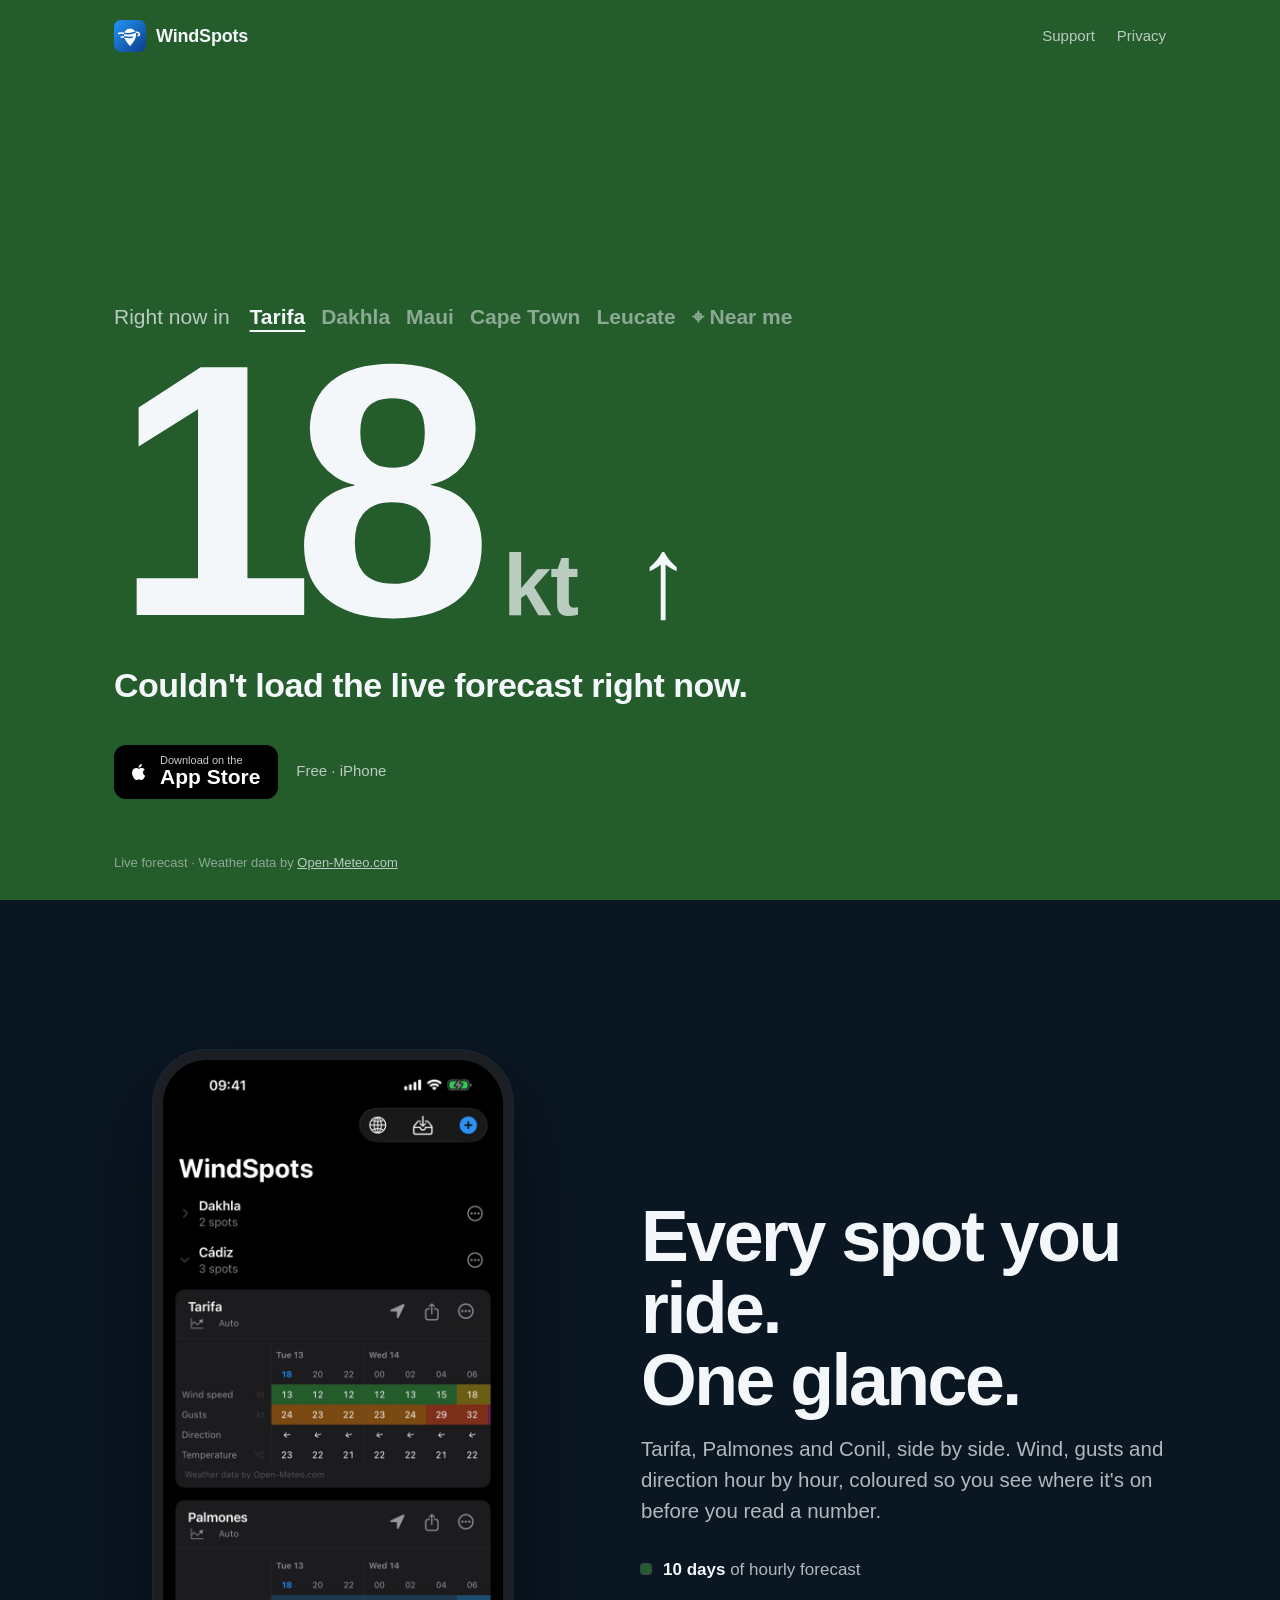
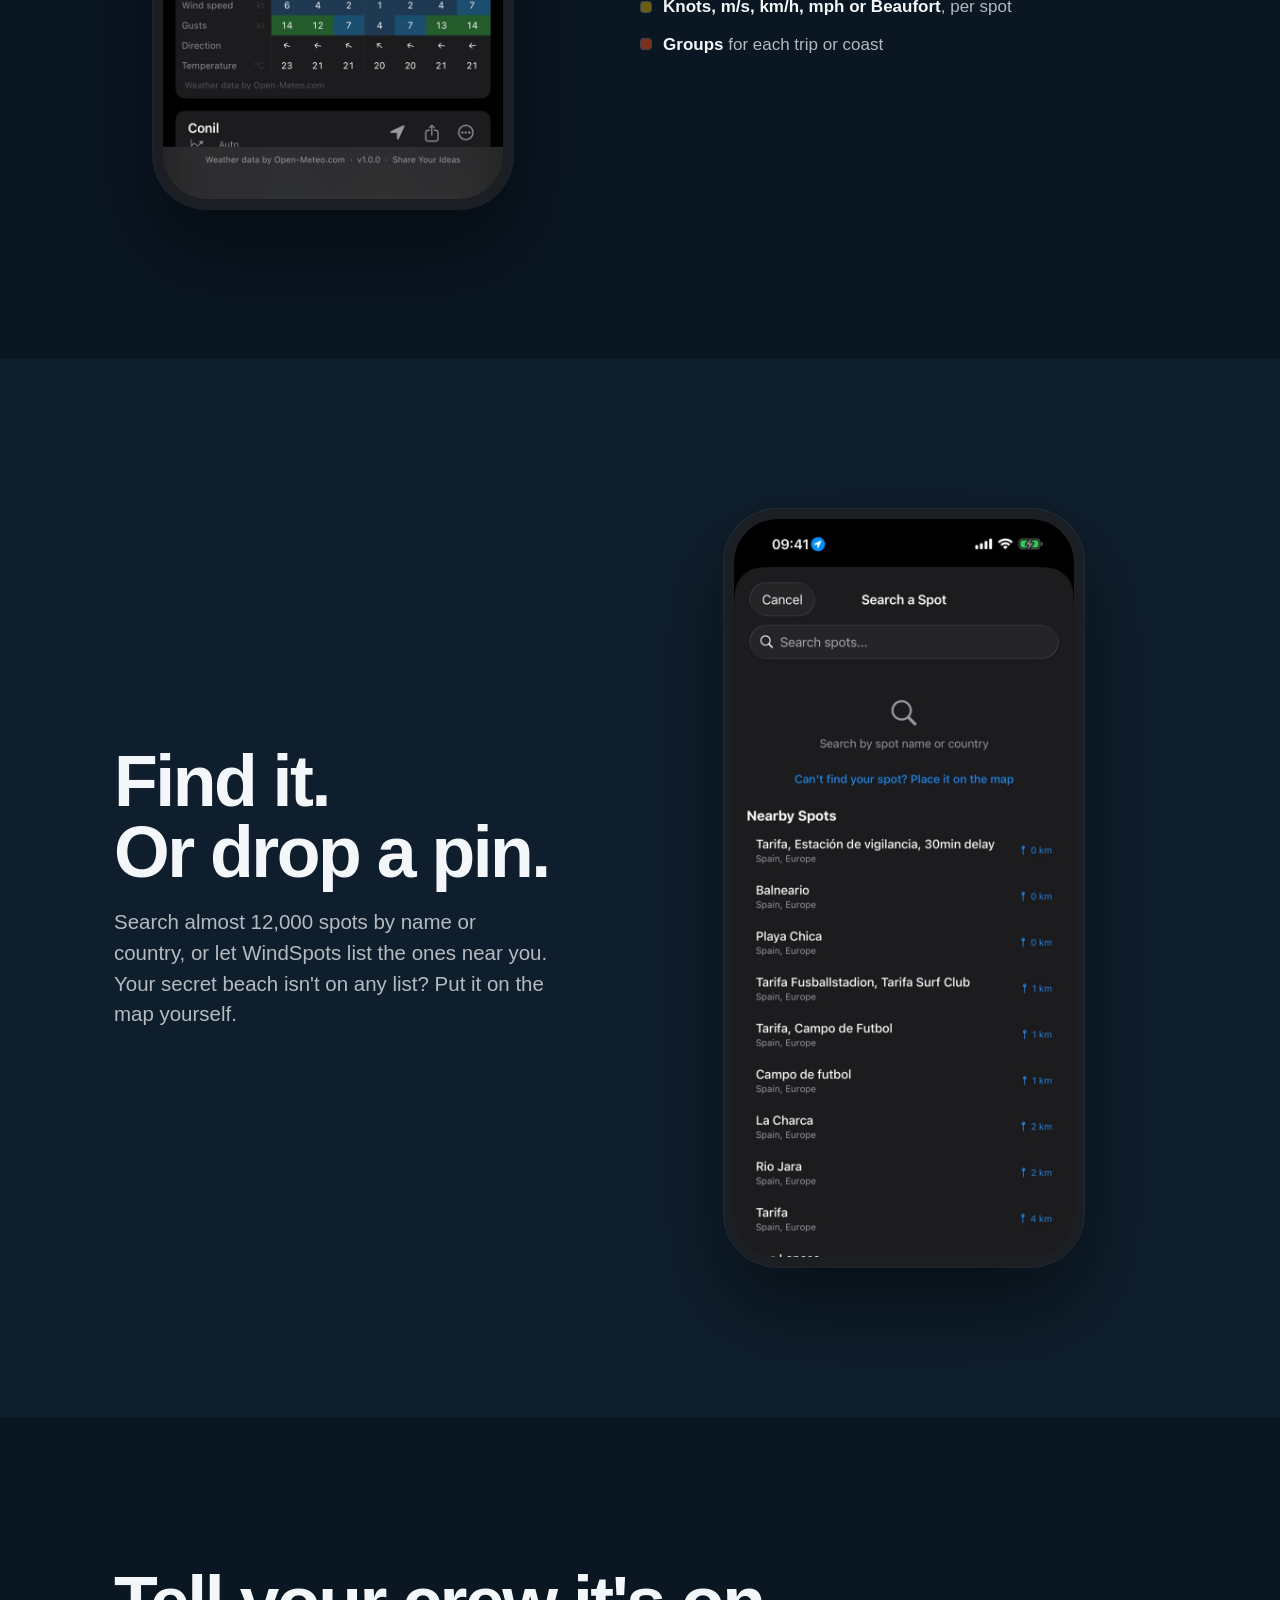
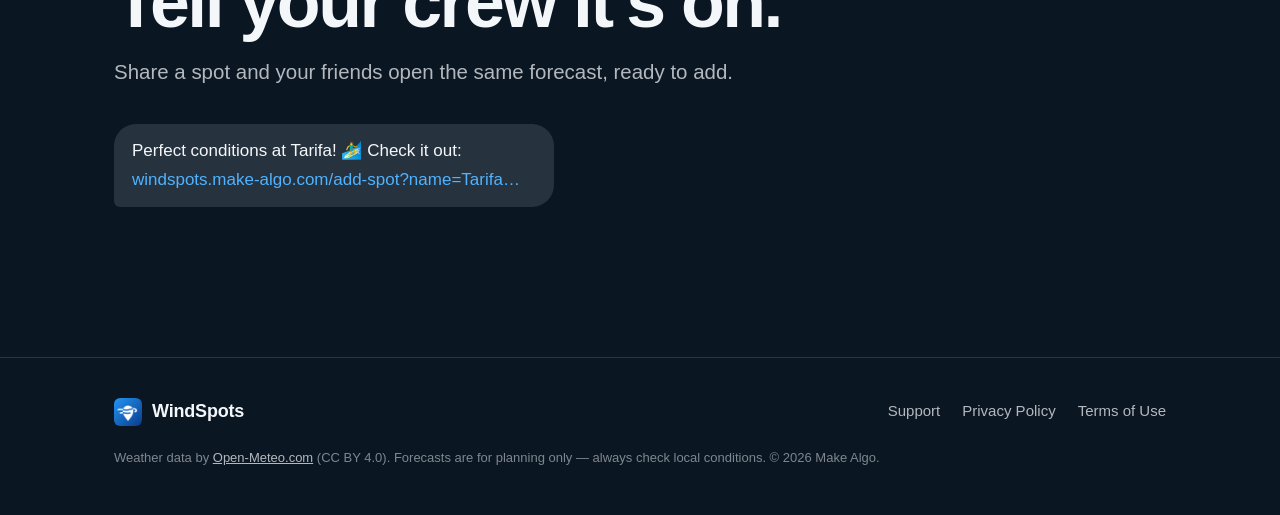
<file: docs/index.html>
<!DOCTYPE html>
<html lang="en">
<head>
    <meta charset="UTF-8">
    <meta name="apple-itunes-app" content="app-id=6822319406">
    <meta name="viewport" content="width=device-width, initial-scale=1.0">
    <title>WindSpots — Is it blowing?</title>
    <meta name="description" content="WindSpots shows the wind at all your spots at a glance: hourly wind, gusts and direction for every spot you ride.">
    <meta property="og:title" content="WindSpots — Is it blowing?">
    <meta property="og:description" content="Hourly wind, gusts and direction for every spot you ride. One glance, every morning.">
    <meta property="og:image" content="https://windspots.make-algo.com/img/icon.png">
    <link rel="icon" href="favicon.png">
    <link rel="apple-touch-icon" href="img/icon.png">
    <link rel="stylesheet" href="site.css">
</head>
<body class="landing">
    <header class="topbar">
        <a class="brand" href="/">
            <img src="img/icon.png" alt="" width="32" height="32">
            <span>WindSpots</span>
        </a>
        <nav class="toplinks" aria-label="Site">
            <a href="SUPPORT.html">Support</a>
            <a href="PRIVACY.html">Privacy</a>
        </nav>
    </header>

    <main>
        <!-- The hero is a live forecast: the page is the product. -->
        <section class="now" id="now" data-intensity="moderate" aria-labelledby="now-title">
            <div class="wrap">
                <p class="now-where">
                    <span class="now-label">Right now in</span>
                    <span class="spot-picker" role="group" aria-label="Choose a spot">
                        <button type="button" data-spot="tarifa" aria-pressed="true">Tarifa</button>
                        <button type="button" data-spot="dakhla" aria-pressed="false">Dakhla</button>
                        <button type="button" data-spot="maui" aria-pressed="false">Maui</button>
                        <button type="button" data-spot="capetown" aria-pressed="false">Cape Town</button>
                        <button type="button" data-spot="leucate" aria-pressed="false">Leucate</button>
                        <button type="button" data-spot="here" aria-pressed="false" class="here">Near me</button>
                    </span>
                </p>

                <h1 id="now-title" class="reading" aria-live="polite">
                    <span class="knots" id="knots">18</span><span class="unit">kt</span>
                    <span class="arrow" id="arrow" aria-hidden="true">↑</span>
                </h1>
                <p class="detail" id="detail">Gusts 25 kt, from the east.</p>
                <p class="outlook" id="outlook">Peaks at 28 kt tomorrow at 14:00.</p>

                <div class="cta">
                    <a class="store-badge" href="https://apps.apple.com/app/id6822319406" aria-label="Download on the App Store">
                        <svg viewBox="0 0 24 24" width="22" height="22" aria-hidden="true"><path fill="currentColor" d="M16.37 12.6c-.02-2.2 1.8-3.26 1.88-3.31-1.02-1.5-2.62-1.7-3.19-1.72-1.36-.14-2.65.8-3.34.8-.69 0-1.75-.78-2.88-.76-1.48.02-2.85.86-3.61 2.19-1.54 2.67-.39 6.62 1.11 8.79.73 1.06 1.6 2.25 2.75 2.2 1.1-.04 1.52-.71 2.85-.71 1.33 0 1.71.71 2.88.69 1.19-.02 1.94-1.08 2.67-2.14.84-1.23 1.19-2.42 1.21-2.48-.03-.01-2.32-.89-2.33-3.55zM14.18 6.12c.61-.74 1.02-1.76.91-2.78-.88.04-1.94.59-2.57 1.32-.56.65-1.06 1.69-.93 2.69.98.08 1.98-.5 2.59-1.23z"/></svg>
                        <span><small>Download on the</small>App Store</span>
                    </a>
                    <span class="cta-note">Free · iPhone</span>
                </div>
            </div>

            <!-- Next hours, in the same coloured cells the app uses. -->
            <div class="strip-wrap">
                <ol class="strip" id="strip" aria-label="Wind forecast for the next hours"></ol>
            </div>
            <p class="wrap source">Live forecast · Weather data by <a href="https://open-meteo.com">Open-Meteo.com</a></p>
        </section>

        <section class="feature" aria-labelledby="f1">
            <div class="wrap feature-grid">
                <figure class="phone">
                    <img src="img/app-home.jpg" width="720" height="1564" loading="lazy"
                         alt="WindSpots home screen: spots grouped as Dakhla and Cádiz, with hourly wind tables for Tarifa and Palmones">
                </figure>
                <div class="feature-copy">
                    <h2 id="f1">Every spot you ride.<br>One glance.</h2>
                    <p>Tarifa, Palmones and Conil, side by side. Wind, gusts and direction hour by hour, coloured so you see where it's on before you read a number.</p>
                    <ul class="facts">
                        <li><strong>10 days</strong> of hourly forecast</li>
                        <li><strong>Knots, m/s, km/h, mph or Beaufort</strong>, per spot</li>
                        <li><strong>Groups</strong> for each trip or coast</li>
                    </ul>
                </div>
            </div>
        </section>

        <section class="feature alt" aria-labelledby="f2">
            <div class="wrap feature-grid reverse">
                <figure class="phone">
                    <img src="img/app-search.jpg" width="720" height="1564" loading="lazy"
                         alt="Search screen listing nearby spots around Tarifa with their distance">
                </figure>
                <div class="feature-copy">
                    <h2 id="f2">Find it.<br>Or drop a pin.</h2>
                    <p>Search almost 12,000 spots by name or country, or let WindSpots list the ones near you. Your secret beach isn't on any list? Put it on the map yourself.</p>
                </div>
            </div>
        </section>

        <section class="feature" aria-labelledby="f3">
            <div class="wrap share">
                <h2 id="f3">Tell your crew it's on.</h2>
                <p>Share a spot and your friends open the same forecast, ready to add.</p>
                <div class="bubble" role="img" aria-label="Example message: Perfect conditions at Tarifa! Check it out, followed by a WindSpots link">
                    <p>Perfect conditions at Tarifa! 🏄‍♂️ Check it out:</p>
                    <p class="link">windspots.make-algo.com/add-spot?name=Tarifa…</p>
                </div>
            </div>
        </section>
    </main>

    <footer class="footer">
        <div class="wrap footer-row">
            <a class="brand" href="/">
                <img src="img/icon.png" alt="" width="28" height="28">
                <span>WindSpots</span>
            </a>
            <nav aria-label="Legal">
                <a href="SUPPORT.html">Support</a>
                <a href="PRIVACY.html">Privacy Policy</a>
                <a href="TERMS_OF_USE.html">Terms of Use</a>
            </nav>
        </div>
        <p class="wrap fine">Weather data by <a href="https://open-meteo.com">Open-Meteo.com</a> (CC BY 4.0). Forecasts are for planning only — always check local conditions. © 2026 Make Algo.</p>
    </footer>

    <script src="now.js"></script>
</body>
</html>
</file>
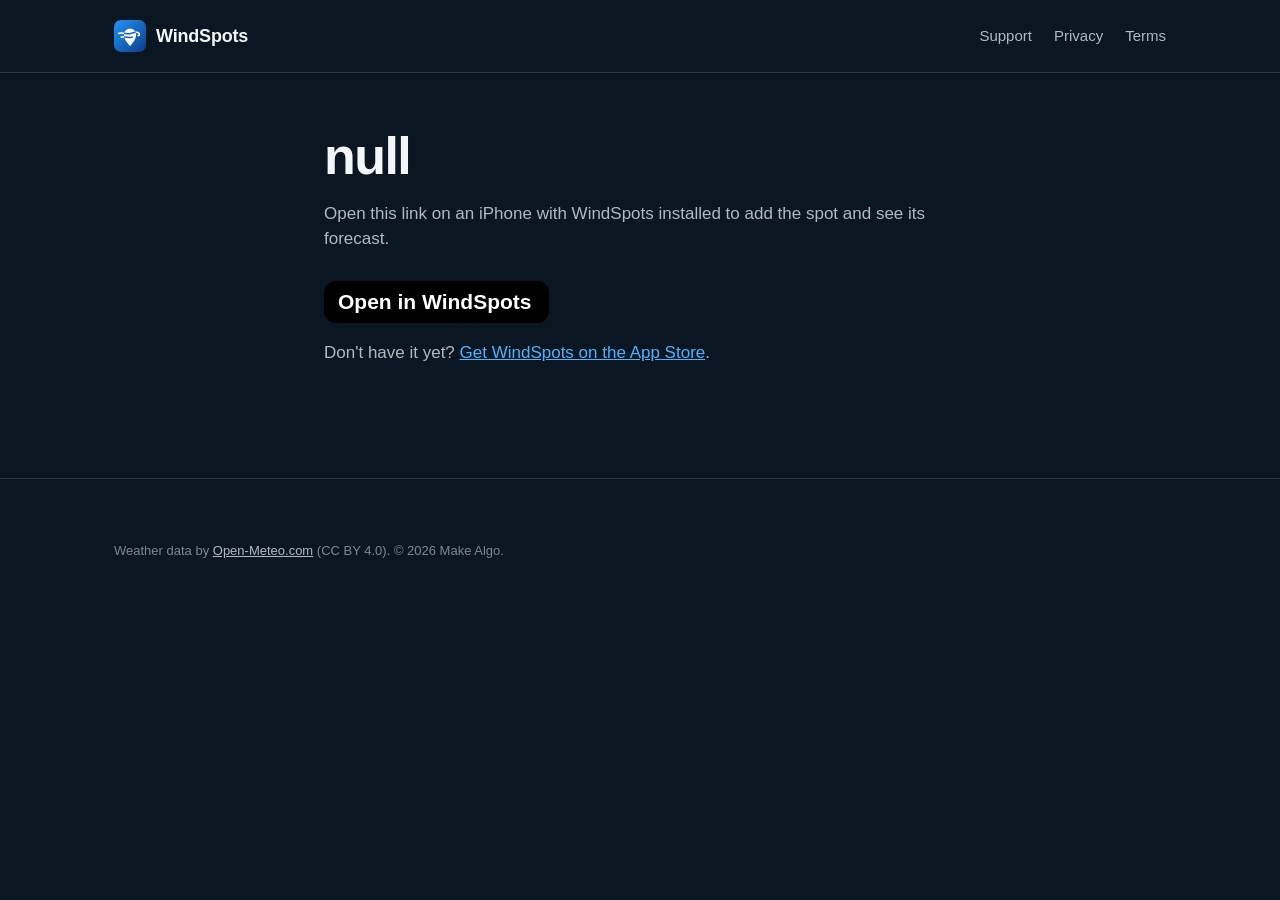
<file: docs/add-spot/index.html>
<!DOCTYPE html>
<html lang="en">
<head>
    <meta charset="UTF-8">
    <meta name="apple-itunes-app" content="app-id=6822319406">
    <meta name="viewport" content="width=device-width, initial-scale=1.0">
    <title>WindSpots - Shared spot</title>
    <link rel="icon" href="../favicon.png">
    <link rel="stylesheet" href="../site.css">
</head>
<body>
    <div class="doc-head">
        <header class="topbar">
            <a class="brand" href="/">
                <img src="../img/icon.png" alt="" width="32" height="32">
                <span>WindSpots</span>
            </a>
            <nav class="toplinks" aria-label="Site">
                <a href="../SUPPORT.html">Support</a>
                <a href="../PRIVACY.html">Privacy</a>
                <a href="../TERMS_OF_USE.html">Terms</a>
            </nav>
        </header>
    </div>

    <main class="doc">
        <h1 id="title">A spot was shared with you</h1>
        <p>Open this link on an iPhone with WindSpots installed to add the spot and see its forecast.</p>
        <p id="coords"></p>
        <p><a id="open" class="store-badge" href="#" style="text-decoration:none;margin-top:12px">Open in WindSpots</a></p>
        <p>Don't have it yet? <a href="https://apps.apple.com/app/id6822319406">Get WindSpots on the App Store</a>.</p>
    </main>

    <script>
        // Shared links look like /add-spot?name=…&lat=…&lon=…
        var params = new URLSearchParams(window.location.search);
        var name = params.get("name");
        var lat = params.get("lat");
        var lon = params.get("lon");
        if (name) {
            document.getElementById("title").textContent = name;
        }
        if (lat && lon) {
            document.getElementById("coords").textContent = lat + ", " + lon;
        }
        document.getElementById("open").href = "windspots://add-spot" + window.location.search;
    </script>

    <footer class="footer">
        <p class="wrap fine">Weather data by <a href="https://open-meteo.com">Open-Meteo.com</a> (CC BY 4.0). © 2026 Make Algo.</p>
    </footer>
</body>
</html>
</file>
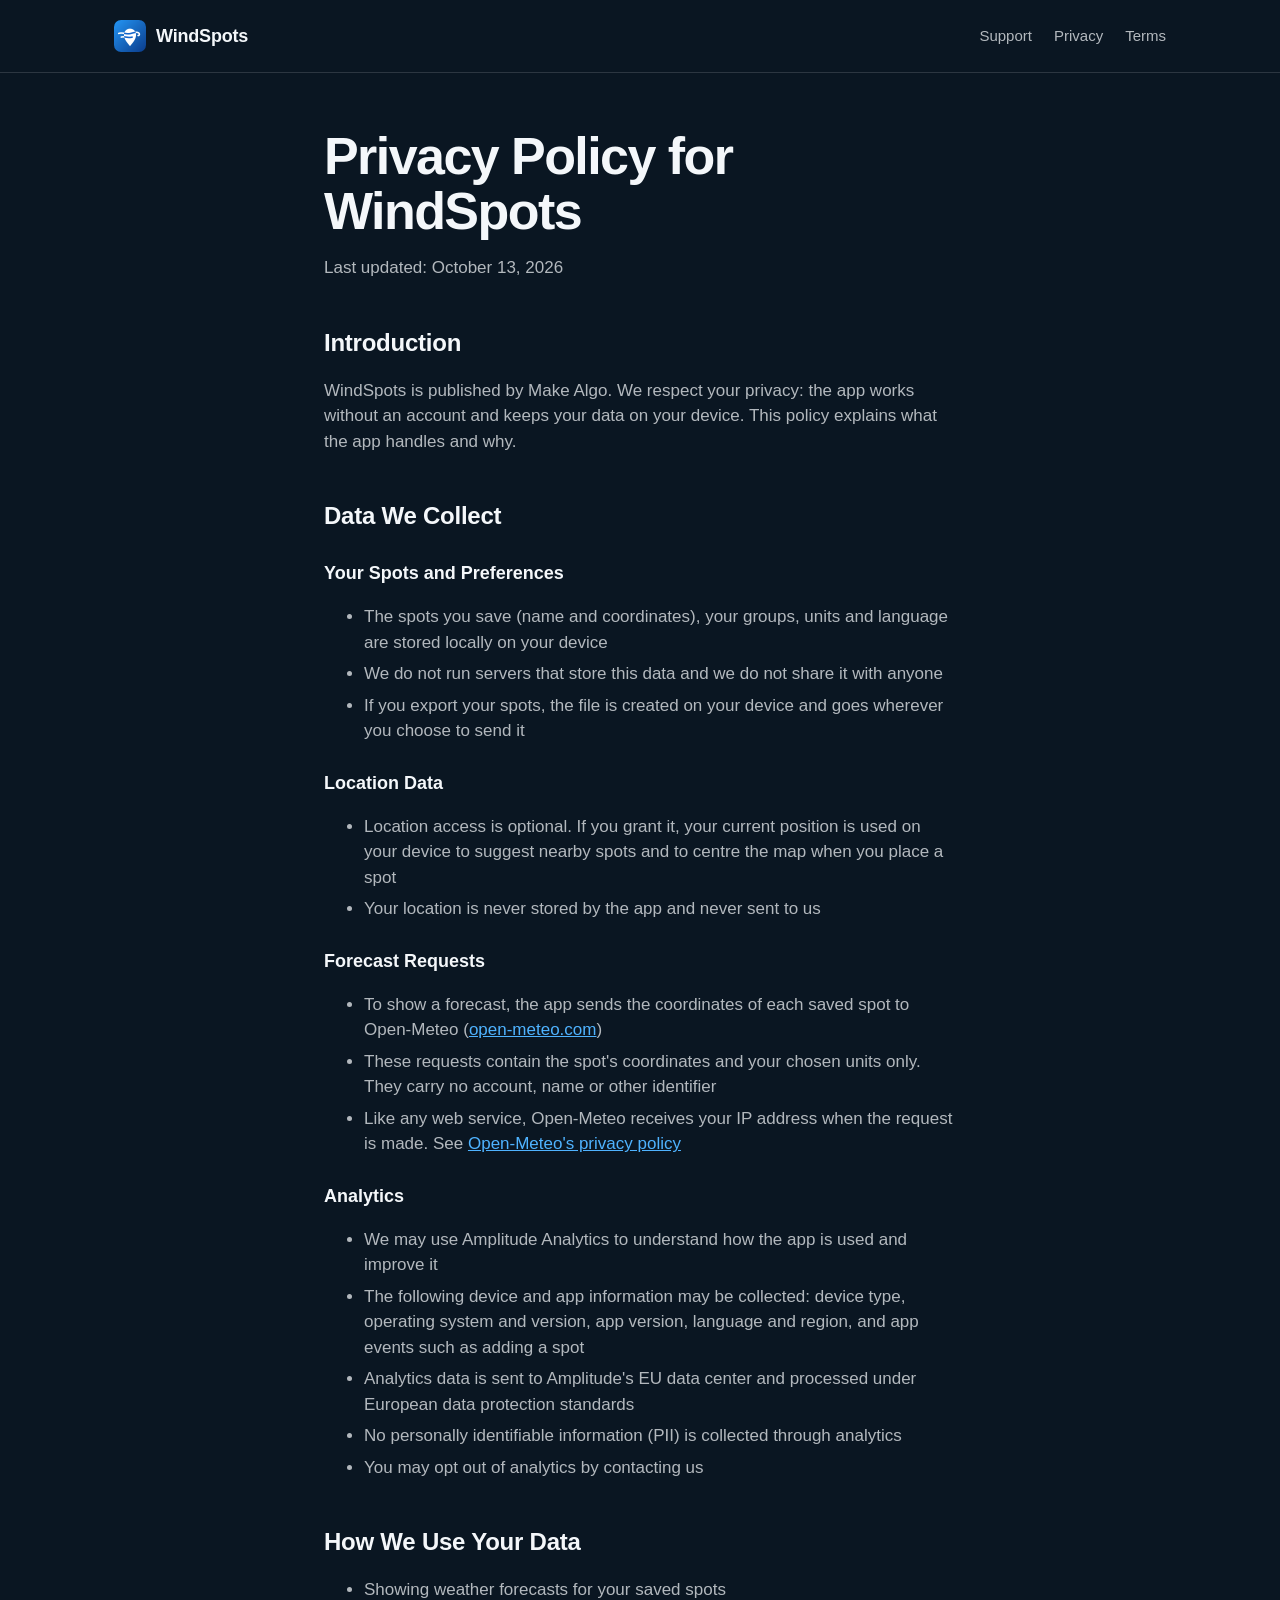
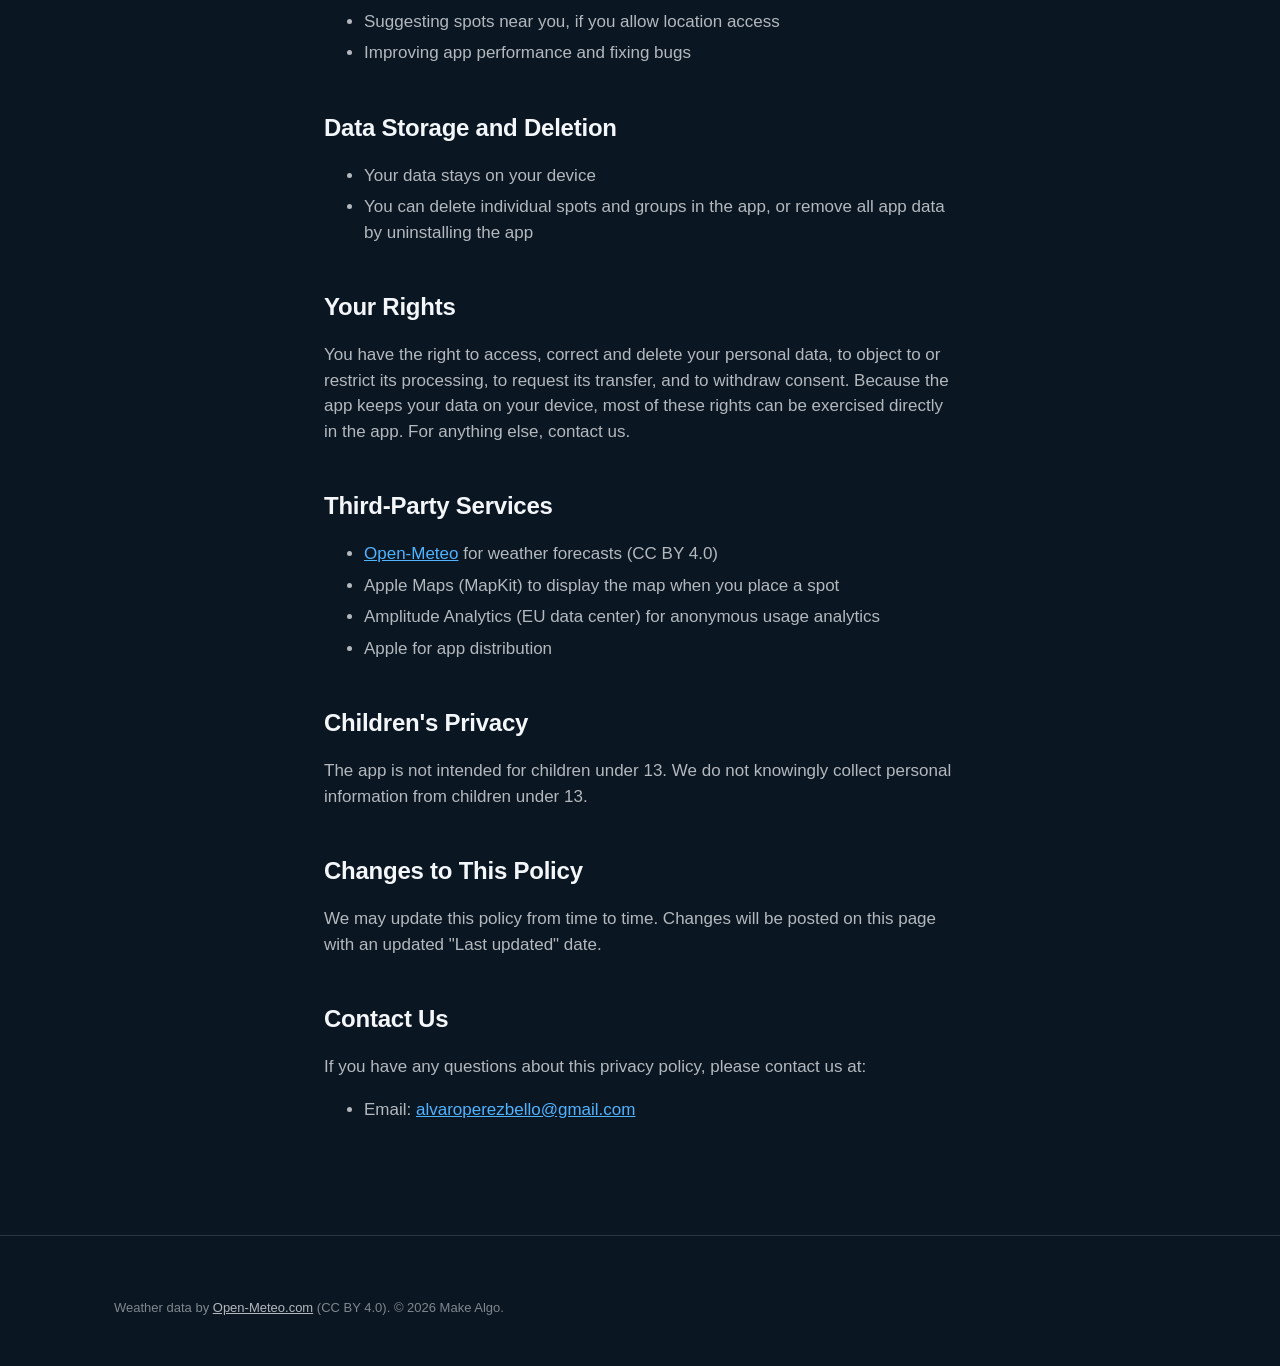
<file: docs/PRIVACY.html>
<!DOCTYPE html>
<html lang="en">
<head>
    <meta charset="UTF-8">
    <meta name="viewport" content="width=device-width, initial-scale=1.0">
    <title>WindSpots - Privacy Policy</title>
    <link rel="icon" href="favicon.png">
    <link rel="stylesheet" href="site.css">
</head>
<body>
    <div class="doc-head">
        <header class="topbar">
            <a class="brand" href="/">
                <img src="img/icon.png" alt="" width="32" height="32">
                <span>WindSpots</span>
            </a>
            <nav class="toplinks" aria-label="Site">
                <a href="SUPPORT.html">Support</a>
                <a href="PRIVACY.html">Privacy</a>
                <a href="TERMS_OF_USE.html">Terms</a>
            </nav>
        </header>
    </div>

    <main class="doc">
        <h1>Privacy Policy for WindSpots</h1>

        <p>Last updated: October 13, 2026</p>

        <h2>Introduction</h2>
        <p>WindSpots is published by Make Algo. We respect your privacy: the app works without an account and keeps your data on your device. This policy explains what the app handles and why.</p>

        <h2>Data We Collect</h2>
        <h3>Your Spots and Preferences</h3>
        <ul>
            <li>The spots you save (name and coordinates), your groups, units and language are stored locally on your device</li>
            <li>We do not run servers that store this data and we do not share it with anyone</li>
            <li>If you export your spots, the file is created on your device and goes wherever you choose to send it</li>
        </ul>

        <h3>Location Data</h3>
        <ul>
            <li>Location access is optional. If you grant it, your current position is used on your device to suggest nearby spots and to centre the map when you place a spot</li>
            <li>Your location is never stored by the app and never sent to us</li>
        </ul>

        <h3>Forecast Requests</h3>
        <ul>
            <li>To show a forecast, the app sends the coordinates of each saved spot to Open-Meteo (<a href="https://open-meteo.com">open-meteo.com</a>)</li>
            <li>These requests contain the spot's coordinates and your chosen units only. They carry no account, name or other identifier</li>
            <li>Like any web service, Open-Meteo receives your IP address when the request is made. See <a href="https://open-meteo.com/en/terms#privacy">Open-Meteo's privacy policy</a></li>
        </ul>

        <h3>Analytics</h3>
        <ul>
            <li>We may use Amplitude Analytics to understand how the app is used and improve it</li>
            <li>The following device and app information may be collected: device type, operating system and version, app version, language and region, and app events such as adding a spot</li>
            <li>Analytics data is sent to Amplitude's EU data center and processed under European data protection standards</li>
            <li>No personally identifiable information (PII) is collected through analytics</li>
            <li>You may opt out of analytics by contacting us</li>
        </ul>

        <h2>How We Use Your Data</h2>
        <ul>
            <li>Showing weather forecasts for your saved spots</li>
            <li>Suggesting spots near you, if you allow location access</li>
            <li>Improving app performance and fixing bugs</li>
        </ul>

        <h2>Data Storage and Deletion</h2>
        <ul>
            <li>Your data stays on your device</li>
            <li>You can delete individual spots and groups in the app, or remove all app data by uninstalling the app</li>
        </ul>

        <h2>Your Rights</h2>
        <p>You have the right to access, correct and delete your personal data, to object to or restrict its processing, to request its transfer, and to withdraw consent. Because the app keeps your data on your device, most of these rights can be exercised directly in the app. For anything else, contact us.</p>

        <h2>Third-Party Services</h2>
        <ul>
            <li><a href="https://open-meteo.com">Open-Meteo</a> for weather forecasts (CC BY 4.0)</li>
            <li>Apple Maps (MapKit) to display the map when you place a spot</li>
            <li>Amplitude Analytics (EU data center) for anonymous usage analytics</li>
            <li>Apple for app distribution</li>
        </ul>

        <h2>Children's Privacy</h2>
        <p>The app is not intended for children under 13. We do not knowingly collect personal information from children under 13.</p>

        <h2>Changes to This Policy</h2>
        <p>We may update this policy from time to time. Changes will be posted on this page with an updated "Last updated" date.</p>

        <h2>Contact Us</h2>
        <p>If you have any questions about this privacy policy, please contact us at:</p>
        <ul>
            <li>Email: <a href="mailto:alvaroperezbello@gmail.com">alvaroperezbello@gmail.com</a></li>
        </ul>
    </main>

    <footer class="footer">
        <p class="wrap fine">Weather data by <a href="https://open-meteo.com">Open-Meteo.com</a> (CC BY 4.0). © 2026 Make Algo.</p>
    </footer>
</body>
</html>
</file>
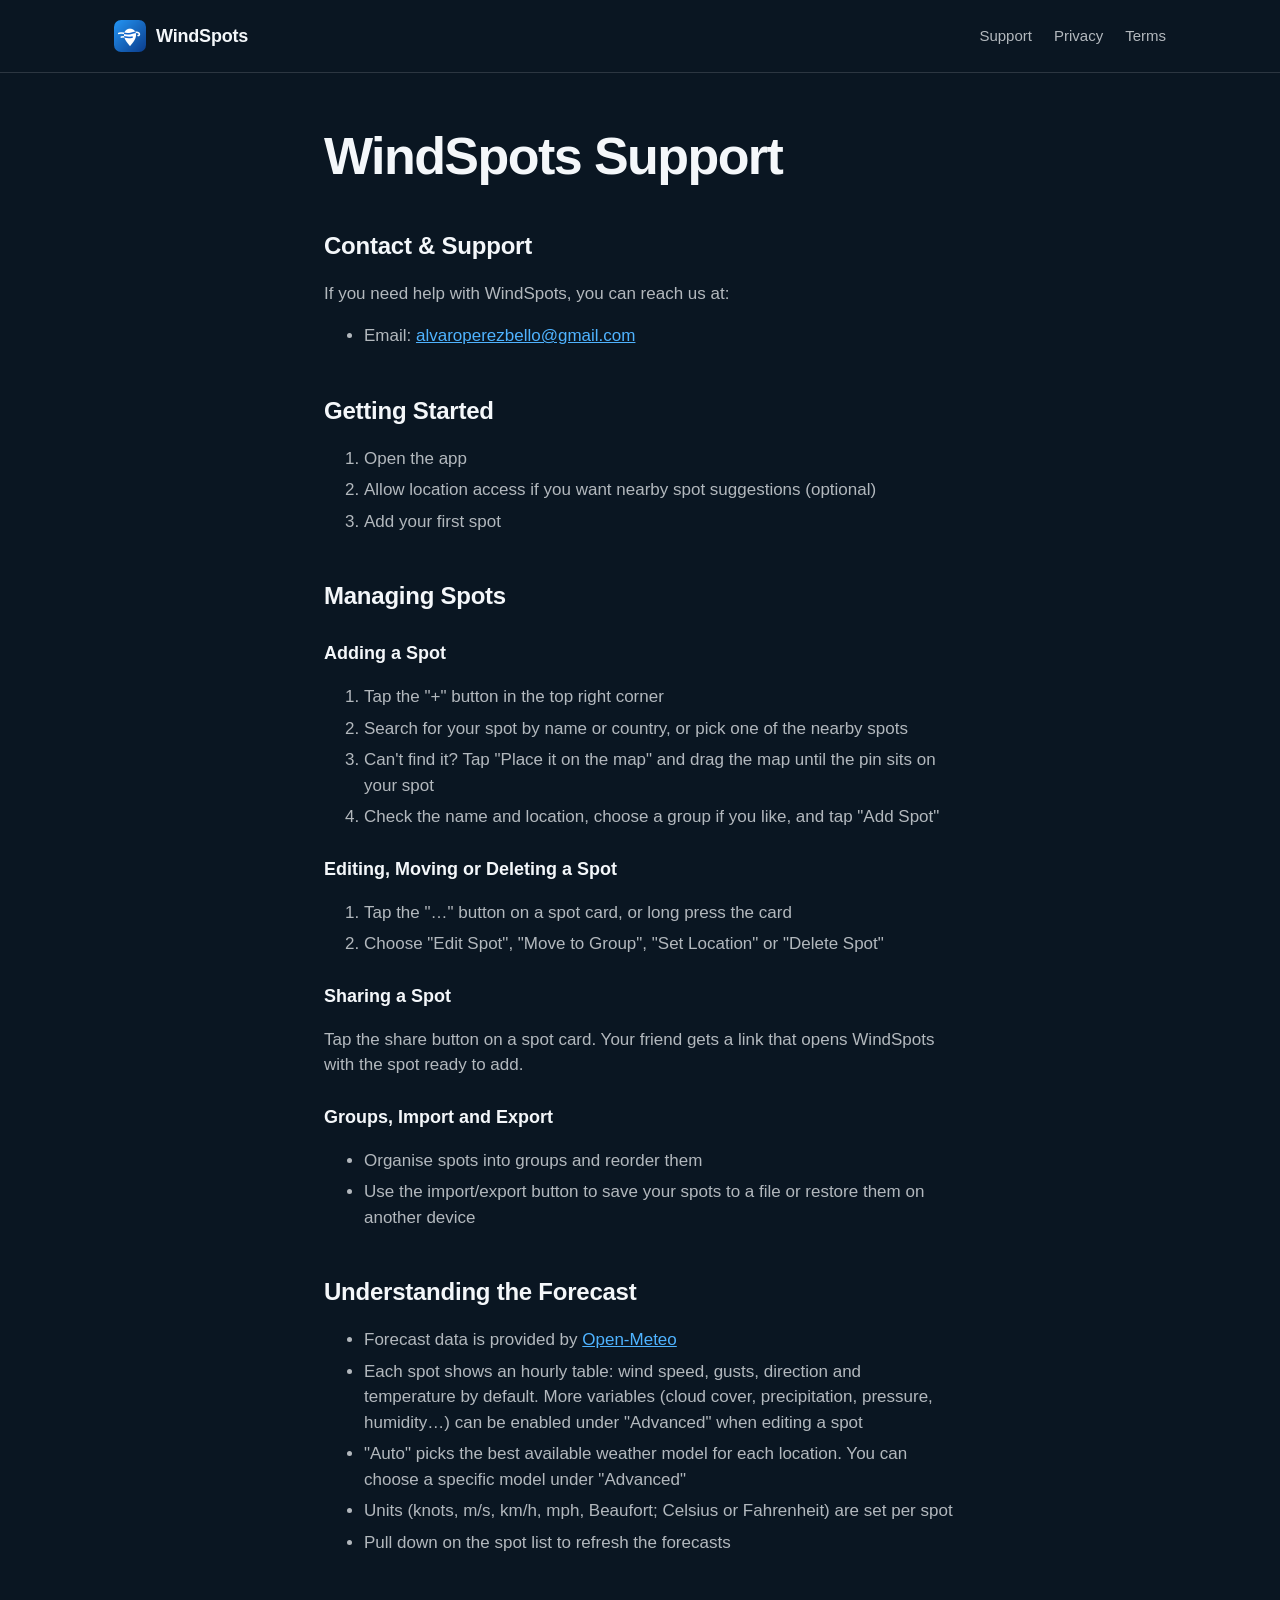
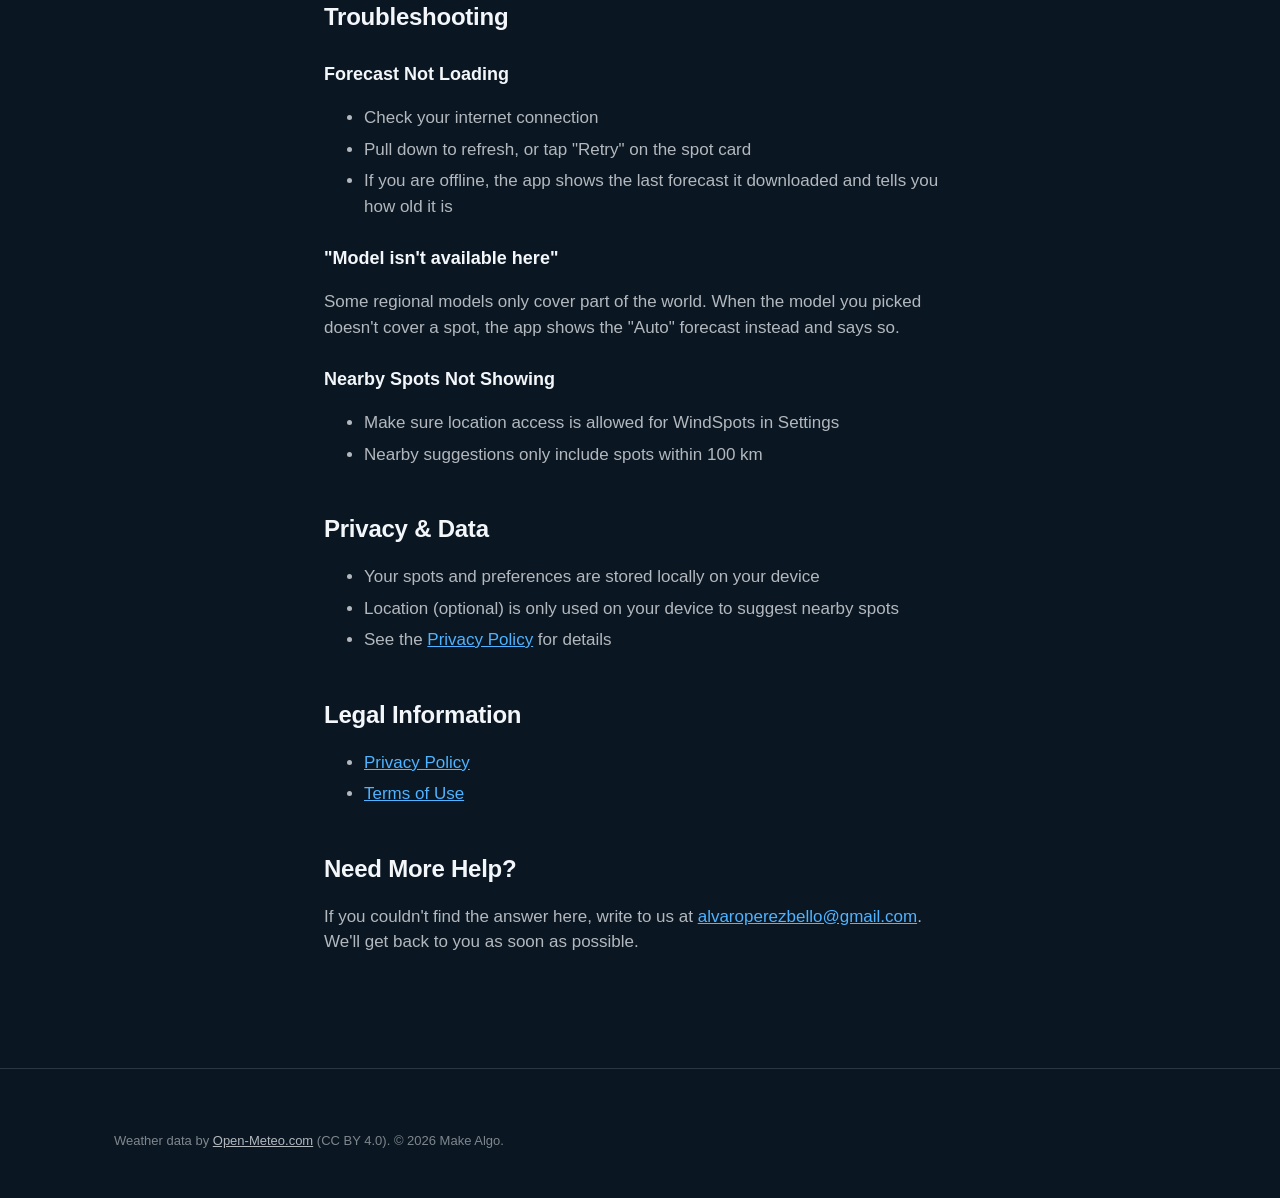
<file: docs/SUPPORT.html>
<!DOCTYPE html>
<html lang="en">
<head>
    <meta charset="UTF-8">
    <meta name="viewport" content="width=device-width, initial-scale=1.0">
    <title>WindSpots - Support</title>
    <link rel="icon" href="favicon.png">
    <link rel="stylesheet" href="site.css">
</head>
<body>
    <div class="doc-head">
        <header class="topbar">
            <a class="brand" href="/">
                <img src="img/icon.png" alt="" width="32" height="32">
                <span>WindSpots</span>
            </a>
            <nav class="toplinks" aria-label="Site">
                <a href="SUPPORT.html">Support</a>
                <a href="PRIVACY.html">Privacy</a>
                <a href="TERMS_OF_USE.html">Terms</a>
            </nav>
        </header>
    </div>

    <main class="doc">
        <h1>WindSpots Support</h1>

        <h2>Contact & Support</h2>
        <p>If you need help with WindSpots, you can reach us at:</p>
        <ul>
            <li>Email: <a href="mailto:alvaroperezbello@gmail.com">alvaroperezbello@gmail.com</a></li>
        </ul>

        <h2>Getting Started</h2>
        <ol>
            <li>Open the app</li>
            <li>Allow location access if you want nearby spot suggestions (optional)</li>
            <li>Add your first spot</li>
        </ol>

        <h2>Managing Spots</h2>
        <h3>Adding a Spot</h3>
        <ol>
            <li>Tap the "+" button in the top right corner</li>
            <li>Search for your spot by name or country, or pick one of the nearby spots</li>
            <li>Can't find it? Tap "Place it on the map" and drag the map until the pin sits on your spot</li>
            <li>Check the name and location, choose a group if you like, and tap "Add Spot"</li>
        </ol>

        <h3>Editing, Moving or Deleting a Spot</h3>
        <ol>
            <li>Tap the "…" button on a spot card, or long press the card</li>
            <li>Choose "Edit Spot", "Move to Group", "Set Location" or "Delete Spot"</li>
        </ol>

        <h3>Sharing a Spot</h3>
        <p>Tap the share button on a spot card. Your friend gets a link that opens WindSpots with the spot ready to add.</p>

        <h3>Groups, Import and Export</h3>
        <ul>
            <li>Organise spots into groups and reorder them</li>
            <li>Use the import/export button to save your spots to a file or restore them on another device</li>
        </ul>

        <h2>Understanding the Forecast</h2>
        <ul>
            <li>Forecast data is provided by <a href="https://open-meteo.com">Open-Meteo</a></li>
            <li>Each spot shows an hourly table: wind speed, gusts, direction and temperature by default. More variables (cloud cover, precipitation, pressure, humidity…) can be enabled under "Advanced" when editing a spot</li>
            <li>"Auto" picks the best available weather model for each location. You can choose a specific model under "Advanced"</li>
            <li>Units (knots, m/s, km/h, mph, Beaufort; Celsius or Fahrenheit) are set per spot</li>
            <li>Pull down on the spot list to refresh the forecasts</li>
        </ul>

        <h2>Troubleshooting</h2>
        <h3>Forecast Not Loading</h3>
        <ul>
            <li>Check your internet connection</li>
            <li>Pull down to refresh, or tap "Retry" on the spot card</li>
            <li>If you are offline, the app shows the last forecast it downloaded and tells you how old it is</li>
        </ul>

        <h3>"Model isn't available here"</h3>
        <p>Some regional models only cover part of the world. When the model you picked doesn't cover a spot, the app shows the "Auto" forecast instead and says so.</p>

        <h3>Nearby Spots Not Showing</h3>
        <ul>
            <li>Make sure location access is allowed for WindSpots in Settings</li>
            <li>Nearby suggestions only include spots within 100 km</li>
        </ul>

        <h2>Privacy & Data</h2>
        <ul>
            <li>Your spots and preferences are stored locally on your device</li>
            <li>Location (optional) is only used on your device to suggest nearby spots</li>
            <li>See the <a href="PRIVACY.html">Privacy Policy</a> for details</li>
        </ul>

        <h2>Legal Information</h2>
        <ul>
            <li><a href="PRIVACY.html">Privacy Policy</a></li>
            <li><a href="TERMS_OF_USE.html">Terms of Use</a></li>
        </ul>

        <h2>Need More Help?</h2>
        <p>If you couldn't find the answer here, write to us at <a href="mailto:alvaroperezbello@gmail.com">alvaroperezbello@gmail.com</a>. We'll get back to you as soon as possible.</p>
    </main>

    <footer class="footer">
        <p class="wrap fine">Weather data by <a href="https://open-meteo.com">Open-Meteo.com</a> (CC BY 4.0). © 2026 Make Algo.</p>
    </footer>
</body>
</html>
</file>
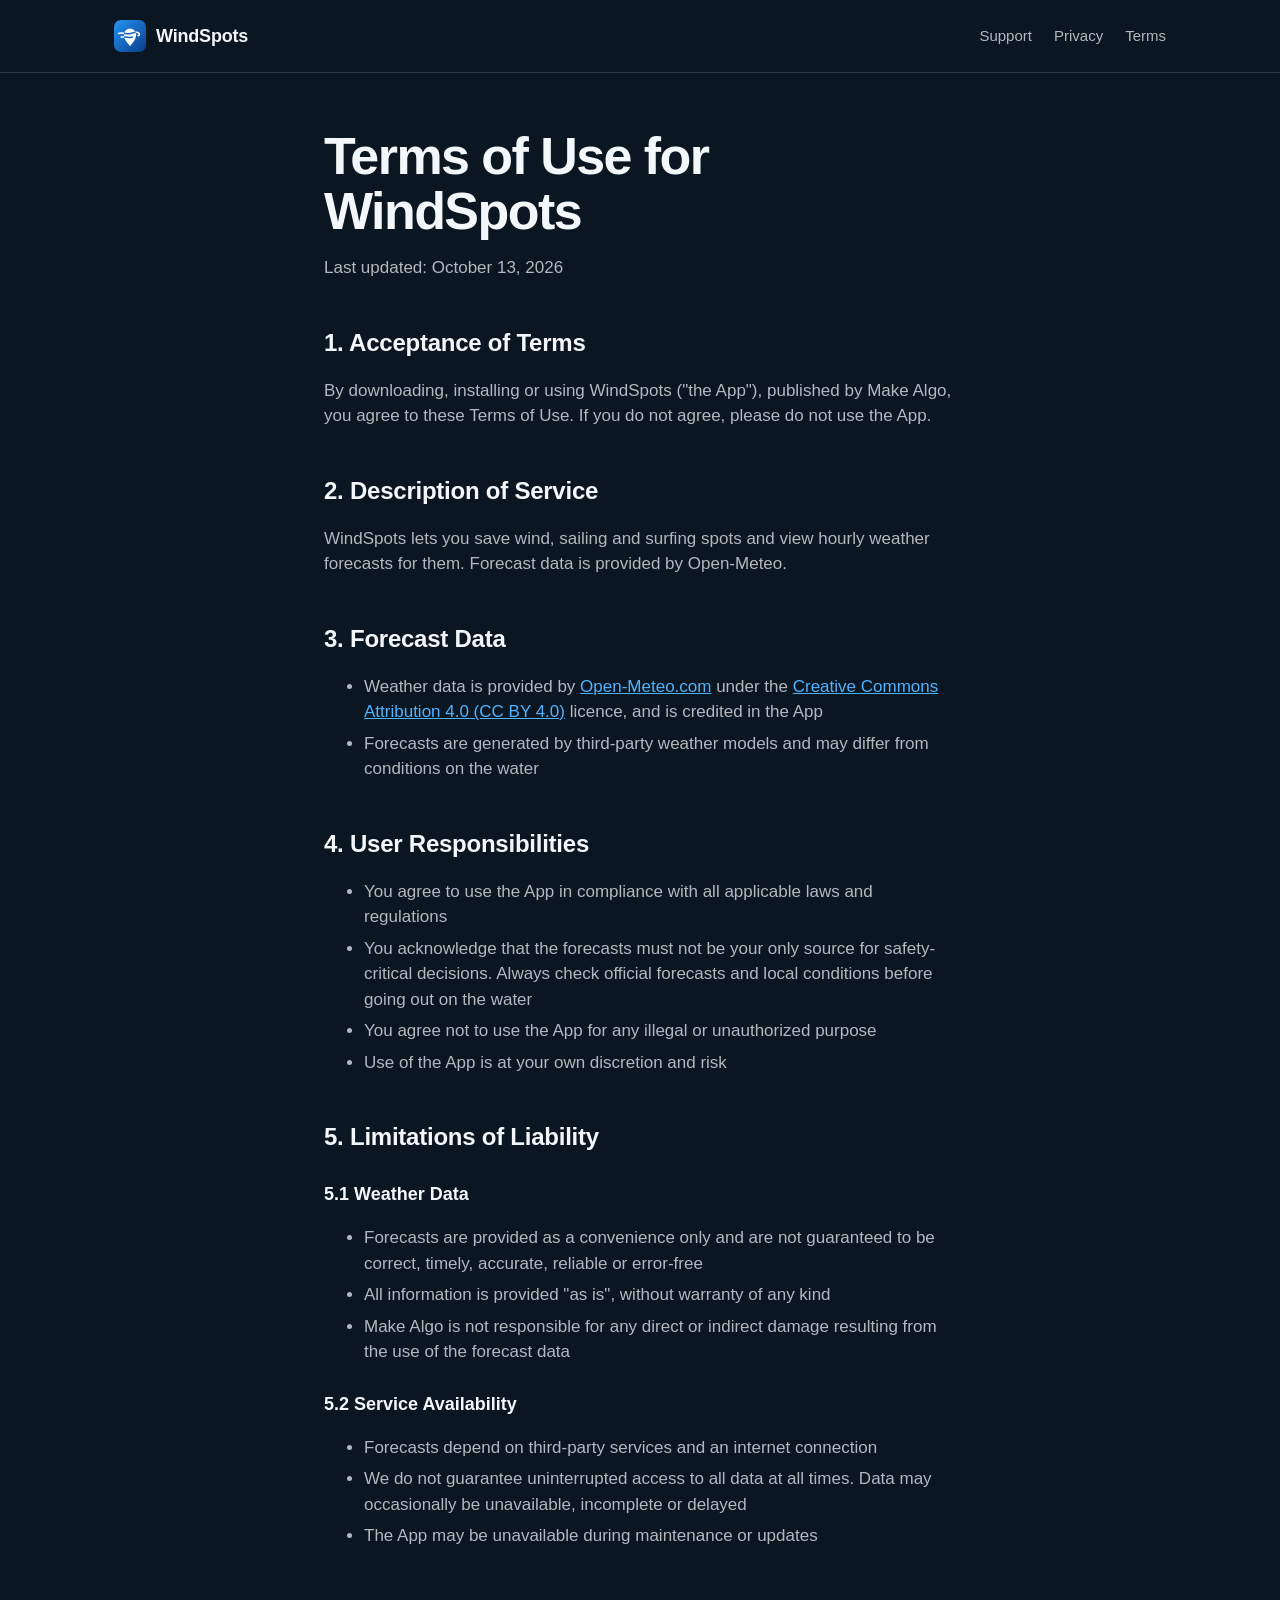
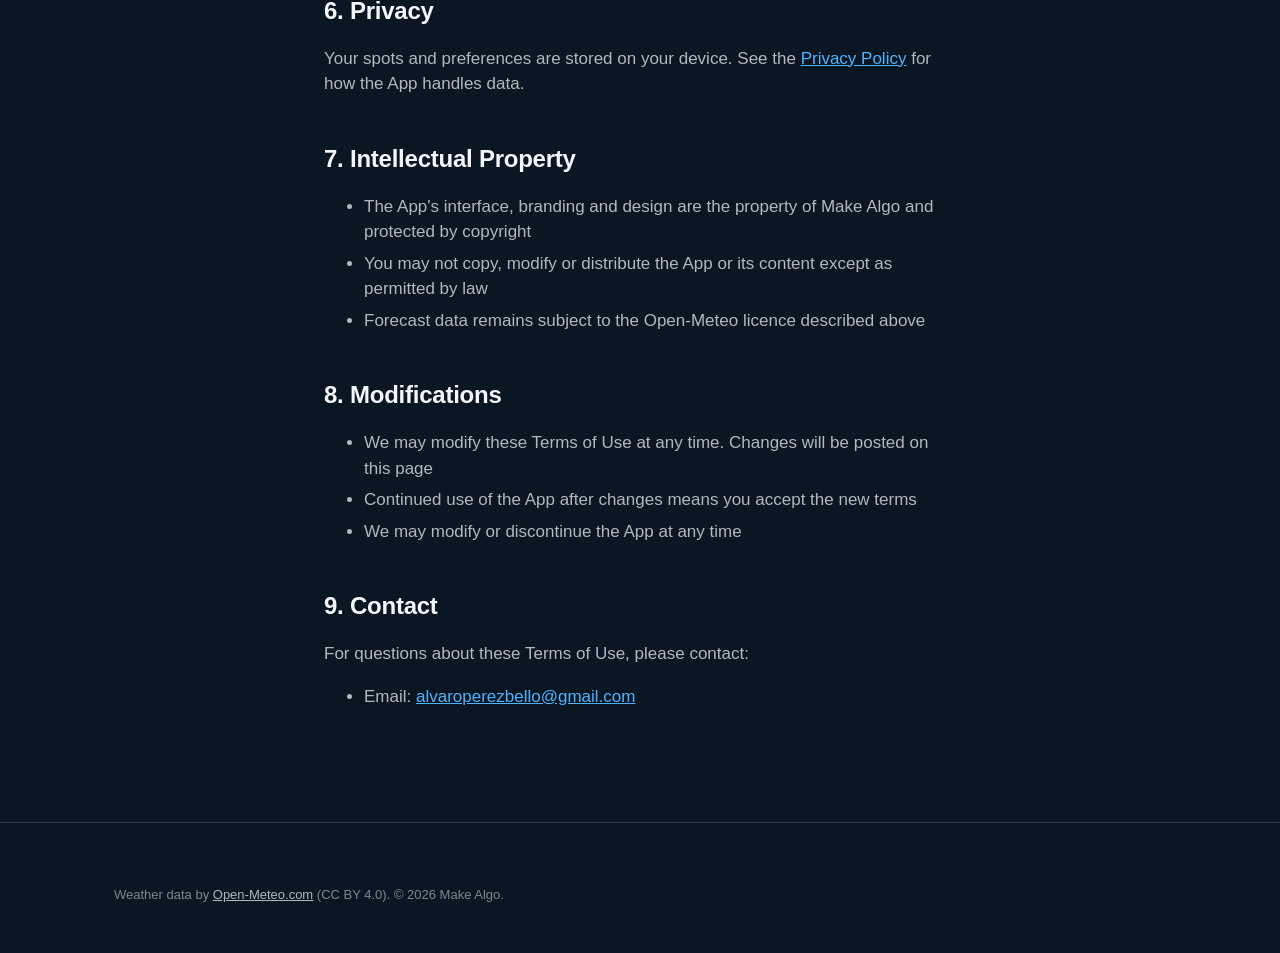
<file: docs/TERMS_OF_USE.html>
<!DOCTYPE html>
<html lang="en">
<head>
    <meta charset="UTF-8">
    <meta name="viewport" content="width=device-width, initial-scale=1.0">
    <title>WindSpots - Terms of Use</title>
    <link rel="icon" href="favicon.png">
    <link rel="stylesheet" href="site.css">
</head>
<body>
    <div class="doc-head">
        <header class="topbar">
            <a class="brand" href="/">
                <img src="img/icon.png" alt="" width="32" height="32">
                <span>WindSpots</span>
            </a>
            <nav class="toplinks" aria-label="Site">
                <a href="SUPPORT.html">Support</a>
                <a href="PRIVACY.html">Privacy</a>
                <a href="TERMS_OF_USE.html">Terms</a>
            </nav>
        </header>
    </div>

    <main class="doc">
        <h1>Terms of Use for WindSpots</h1>

        <p>Last updated: October 13, 2026</p>

        <h2>1. Acceptance of Terms</h2>
        <p>By downloading, installing or using WindSpots ("the App"), published by Make Algo, you agree to these Terms of Use. If you do not agree, please do not use the App.</p>

        <h2>2. Description of Service</h2>
        <p>WindSpots lets you save wind, sailing and surfing spots and view hourly weather forecasts for them. Forecast data is provided by Open-Meteo.</p>

        <h2>3. Forecast Data</h2>
        <ul>
            <li>Weather data is provided by <a href="https://open-meteo.com">Open-Meteo.com</a> under the <a href="https://creativecommons.org/licenses/by/4.0/">Creative Commons Attribution 4.0 (CC BY 4.0)</a> licence, and is credited in the App</li>
            <li>Forecasts are generated by third-party weather models and may differ from conditions on the water</li>
        </ul>

        <h2>4. User Responsibilities</h2>
        <ul>
            <li>You agree to use the App in compliance with all applicable laws and regulations</li>
            <li>You acknowledge that the forecasts must not be your only source for safety-critical decisions. Always check official forecasts and local conditions before going out on the water</li>
            <li>You agree not to use the App for any illegal or unauthorized purpose</li>
            <li>Use of the App is at your own discretion and risk</li>
        </ul>

        <h2>5. Limitations of Liability</h2>
        <h3>5.1 Weather Data</h3>
        <ul>
            <li>Forecasts are provided as a convenience only and are not guaranteed to be correct, timely, accurate, reliable or error-free</li>
            <li>All information is provided "as is", without warranty of any kind</li>
            <li>Make Algo is not responsible for any direct or indirect damage resulting from the use of the forecast data</li>
        </ul>
        <h3>5.2 Service Availability</h3>
        <ul>
            <li>Forecasts depend on third-party services and an internet connection</li>
            <li>We do not guarantee uninterrupted access to all data at all times. Data may occasionally be unavailable, incomplete or delayed</li>
            <li>The App may be unavailable during maintenance or updates</li>
        </ul>

        <h2>6. Privacy</h2>
        <p>Your spots and preferences are stored on your device. See the <a href="PRIVACY.html">Privacy Policy</a> for how the App handles data.</p>

        <h2>7. Intellectual Property</h2>
        <ul>
            <li>The App's interface, branding and design are the property of Make Algo and protected by copyright</li>
            <li>You may not copy, modify or distribute the App or its content except as permitted by law</li>
            <li>Forecast data remains subject to the Open-Meteo licence described above</li>
        </ul>

        <h2>8. Modifications</h2>
        <ul>
            <li>We may modify these Terms of Use at any time. Changes will be posted on this page</li>
            <li>Continued use of the App after changes means you accept the new terms</li>
            <li>We may modify or discontinue the App at any time</li>
        </ul>

        <h2>9. Contact</h2>
        <p>For questions about these Terms of Use, please contact:</p>
        <ul>
            <li>Email: <a href="mailto:alvaroperezbello@gmail.com">alvaroperezbello@gmail.com</a></li>
        </ul>
    </main>

    <footer class="footer">
        <p class="wrap fine">Weather data by <a href="https://open-meteo.com">Open-Meteo.com</a> (CC BY 4.0). © 2026 Make Algo.</p>
    </footer>
</body>
</html>
</file>
<file: docs/site.css>
/* WindSpots — the page takes the colour of the wind. Bucket colours are the app's
   dark-mode forecast cells (ForecastColors.swift), so the site and the app read the same. */
:root {
    --calm: #1E3A52;
    --light: #1C4E70;
    --moderate: #245C2C;
    --fresh: #6B5E12;
    --strong: #7A4A12;
    --very-strong: #7E2F1A;
    --extreme: #6B1F4E;

    --ink: #F4F7FA;
    --ink-soft: rgba(244, 247, 250, 0.72);
    --ink-faint: rgba(244, 247, 250, 0.5);
    --night: #0A1622;
    --night-2: #0F1E2C;
    --line: rgba(244, 247, 250, 0.14);
    --accent: #4FB3FF;

    --gutter: clamp(16px, 5vw, 64px);
    --max: 1180px;
    --font: -apple-system, BlinkMacSystemFont, "SF Pro Display", "Segoe UI", Roboto, "Helvetica Neue", Arial, sans-serif;
}

* { box-sizing: border-box; }

html { -webkit-text-size-adjust: 100%; }

body {
    margin: 0;
    background: var(--night);
    color: var(--ink);
    font-family: var(--font);
    line-height: 1.5;
    -webkit-font-smoothing: antialiased;
}

a { color: inherit; }
a:focus-visible, button:focus-visible { outline: 3px solid var(--accent); outline-offset: 3px; }

.wrap {
    width: 100%;
    max-width: var(--max);
    margin: 0 auto;
    padding: 0 var(--gutter);
}

/* ---------- Top bar ---------- */
.topbar {
    position: absolute;
    inset: 0 0 auto 0;
    z-index: 2;
    display: flex;
    align-items: center;
    justify-content: space-between;
    max-width: var(--max);
    margin: 0 auto;
    padding: 20px var(--gutter);
}
.brand {
    display: inline-flex;
    align-items: center;
    gap: 10px;
    text-decoration: none;
    font-weight: 700;
    font-size: 18px;
    letter-spacing: -0.01em;
}
.brand img { border-radius: 22%; }
.toplinks { display: flex; gap: 22px; font-size: 15px; }
.toplinks a { text-decoration: none; color: var(--ink-soft); }
.toplinks a:hover { color: var(--ink); }

/* ---------- Hero: live reading ---------- */
.now {
    --bucket: var(--moderate);
    position: relative;
    min-height: 100vh;
    min-height: 100svh;
    display: flex;
    flex-direction: column;
    justify-content: flex-end;
    padding: 110px 0 28px;
    background: var(--bucket);
    transition: background-color 900ms ease;
    overflow: hidden;
}
.now[data-intensity="calm"]        { --bucket: var(--calm); }
.now[data-intensity="light"]       { --bucket: var(--light); }
.now[data-intensity="moderate"]    { --bucket: var(--moderate); }
.now[data-intensity="fresh"]       { --bucket: var(--fresh); }
.now[data-intensity="strong"]      { --bucket: var(--strong); }
.now[data-intensity="veryStrong"]  { --bucket: var(--very-strong); }
.now[data-intensity="extreme"]     { --bucket: var(--extreme); }

.now-where {
    display: flex;
    flex-wrap: wrap;
    align-items: baseline;
    gap: 6px 14px;
    margin: 0 0 8px;
    font-size: clamp(17px, 2vw, 21px);
}
.now-label { color: var(--ink-soft); }
.spot-picker { display: inline-flex; flex-wrap: wrap; gap: 4px 4px; }
.spot-picker button {
    font: inherit;
    font-weight: 600;
    color: var(--ink-faint);
    background: none;
    border: 0;
    padding: 2px 6px;
    border-radius: 6px;
    cursor: pointer;
}
.spot-picker button:hover { color: var(--ink); }
.spot-picker button[aria-pressed="true"] {
    color: var(--ink);
    text-decoration: underline;
    text-decoration-thickness: 2px;
    text-underline-offset: 6px;
}
.spot-picker .here::before { content: "⌖ "; }

.reading {
    display: flex;
    align-items: flex-end;
    gap: 0.06em;
    margin: 0;
    font-size: clamp(132px, 30vw, 360px);
    font-weight: 800;
    line-height: 0.82;
    letter-spacing: -0.06em;
    font-variant-numeric: tabular-nums;
}
.reading .unit {
    font-size: 0.24em;
    font-weight: 700;
    letter-spacing: -0.01em;
    margin: 0 0 0.2em 0.12em;
    color: var(--ink-soft);
}
.reading .arrow {
    display: inline-block;
    font-size: 0.32em;
    margin: 0 0 0.12em 0.3em;
    transition: transform 900ms cubic-bezier(.2,.8,.2,1);
}

.detail {
    margin: 22px 0 0;
    font-size: clamp(22px, 3vw, 34px);
    font-weight: 600;
    letter-spacing: -0.015em;
}
.outlook {
    margin: 6px 0 0;
    font-size: clamp(17px, 2vw, 22px);
    color: var(--ink-soft);
}

.cta {
    display: flex;
    align-items: center;
    flex-wrap: wrap;
    gap: 14px 18px;
    margin: 34px 0 40px;
}
.store-badge {
    display: inline-flex;
    align-items: center;
    gap: 10px;
    padding: 10px 18px 10px 14px;
    border-radius: 12px;
    background: #000;
    color: #fff;
    font-size: 21px;
    font-weight: 600;
    line-height: 1.05;
}
a.store-badge { color: #fff; text-decoration: none; }
.store-badge small { display: block; font-size: 11px; font-weight: 500; opacity: 0.8; }
.cta-note { color: var(--ink-soft); font-size: 15px; }

/* The strip: the next hours, cell by cell, like the app's table. */
.strip-wrap {
    overflow-x: auto;
    scrollbar-width: none;
    -webkit-mask-image: linear-gradient(to right, #000 85%, transparent);
            mask-image: linear-gradient(to right, #000 85%, transparent);
}
.strip-wrap::-webkit-scrollbar { display: none; }
.strip {
    display: flex;
    gap: 3px;
    list-style: none;
    margin: 0;
    padding: 0 var(--gutter);
    max-width: none;
}
@media (min-width: 1180px) {
    .strip { padding-left: calc((100vw - var(--max)) / 2 + var(--gutter)); }
}
.strip li {
    flex: 0 0 auto;
    width: 64px;
    border-radius: 8px;
    padding: 10px 0 12px;
    text-align: center;
    background: rgba(0, 0, 0, 0.22);
    font-variant-numeric: tabular-nums;
}
.strip li[data-intensity="calm"]       { background: var(--calm); }
.strip li[data-intensity="light"]      { background: var(--light); }
.strip li[data-intensity="moderate"]   { background: var(--moderate); }
.strip li[data-intensity="fresh"]      { background: var(--fresh); }
.strip li[data-intensity="strong"]     { background: var(--strong); }
.strip li[data-intensity="veryStrong"] { background: var(--very-strong); }
.strip li[data-intensity="extreme"]    { background: var(--extreme); }
.strip li { box-shadow: inset 0 0 0 1px rgba(255,255,255,0.08); }
.strip .h { display: block; font-size: 13px; color: var(--ink-soft); }
.strip .d { display: block; font-size: 11px; color: var(--ink-faint); height: 15px; text-transform: uppercase; letter-spacing: 0.04em; }
.strip .w { display: block; font-size: 24px; font-weight: 700; margin-top: 4px; }
.strip .g { display: block; font-size: 13px; color: var(--ink-soft); }
.strip .a { display: inline-block; margin-top: 6px; font-size: 15px; }

.source { margin: 14px auto 0; font-size: 13px; color: var(--ink-faint); }
.source a { color: var(--ink-soft); }

/* ---------- Features ---------- */
.feature { padding: clamp(72px, 12vw, 150px) 0; background: var(--night); }
.feature.alt { background: var(--night-2); }

.feature-grid {
    display: grid;
    grid-template-columns: minmax(0, 5fr) minmax(0, 6fr);
    align-items: center;
    gap: clamp(40px, 7vw, 110px);
}
.feature-grid.reverse .phone { order: 2; }

.phone {
    margin: 0;
    justify-self: center;
    width: min(100%, 360px);
    padding: 10px;
    border-radius: 54px;
    background: #1b1f24;
    box-shadow: 0 0 0 1px rgba(255,255,255,0.08), 0 40px 80px rgba(0,0,0,0.45);
}
.phone img {
    display: block;
    width: 100%;
    height: auto;
    border-radius: 44px;
}

.feature h2, .share h2 {
    margin: 0 0 18px;
    font-size: clamp(38px, 5.6vw, 72px);
    line-height: 1.0;
    letter-spacing: -0.035em;
    font-weight: 800;
}
.feature p { font-size: clamp(18px, 1.6vw, 21px); color: var(--ink-soft); max-width: 34em; margin: 0; }

.facts { list-style: none; padding: 0; margin: 30px 0 0; display: grid; gap: 12px; font-size: 17px; color: var(--ink-soft); }
.facts li { padding-left: 22px; position: relative; }
.facts li::before {
    content: "";
    position: absolute;
    left: 0; top: 0.45em;
    width: 10px; height: 10px;
    border-radius: 3px;
    background: var(--moderate);
    box-shadow: 0 0 0 1px rgba(255,255,255,0.2);
}
.facts li:nth-child(2)::before { background: var(--fresh); }
.facts li:nth-child(3)::before { background: var(--very-strong); }
.facts strong { color: var(--ink); font-weight: 600; }

.share { text-align: left; }
.bubble {
    margin-top: 36px;
    max-width: 440px;
    padding: 14px 18px;
    border-radius: 22px 22px 22px 6px;
    background: #26323e;
    font-size: 17px;
}
.bubble p { color: var(--ink); font-size: 17px; }
.bubble .link { color: var(--accent); margin-top: 4px; word-break: break-all; }

/* ---------- Footer ---------- */
.footer { border-top: 1px solid var(--line); padding: 40px 0 48px; background: var(--night); }
.footer-row { display: flex; flex-wrap: wrap; align-items: center; justify-content: space-between; gap: 18px; }
.footer nav { display: flex; flex-wrap: wrap; gap: 22px; font-size: 15px; }
.footer nav a { color: var(--ink-soft); text-decoration: none; }
.footer nav a:hover { color: var(--ink); }
.fine { margin-top: 22px; font-size: 13px; color: var(--ink-faint); }
.fine a { color: var(--ink-soft); }

/* ---------- Document pages (support, privacy, terms) ---------- */
.doc-head { border-bottom: 1px solid var(--line); }
.doc-head .topbar { position: static; }
.doc {
    max-width: 760px;
    margin: 0 auto;
    padding: 56px var(--gutter) 96px;
    color: var(--ink-soft);
    font-size: 17px;
}
.doc h1 { color: var(--ink); font-size: clamp(34px, 5vw, 52px); letter-spacing: -0.03em; line-height: 1.05; margin: 0 0 12px; }
.doc h2 { color: var(--ink); font-size: 24px; letter-spacing: -0.01em; margin: 44px 0 10px; }
.doc h3 { color: var(--ink); font-size: 18px; margin: 26px 0 6px; }
.doc a { color: var(--accent); }
.doc li { margin: 6px 0; }
.doc strong { color: var(--ink); }

/* ---------- Small screens ---------- */
@media (max-width: 760px) {
    .toplinks { gap: 16px; }
    .feature-grid { grid-template-columns: 1fr; }
    .feature-grid.reverse .phone { order: 0; }
    .phone { width: min(100%, 300px); border-radius: 46px; }
    .phone img { border-radius: 37px; }
    .strip li { width: 56px; }
}

@media (prefers-reduced-motion: reduce) {
    .now, .reading .arrow { transition: none; }
}

.doc .store-badge { color: #fff; }
</file>
